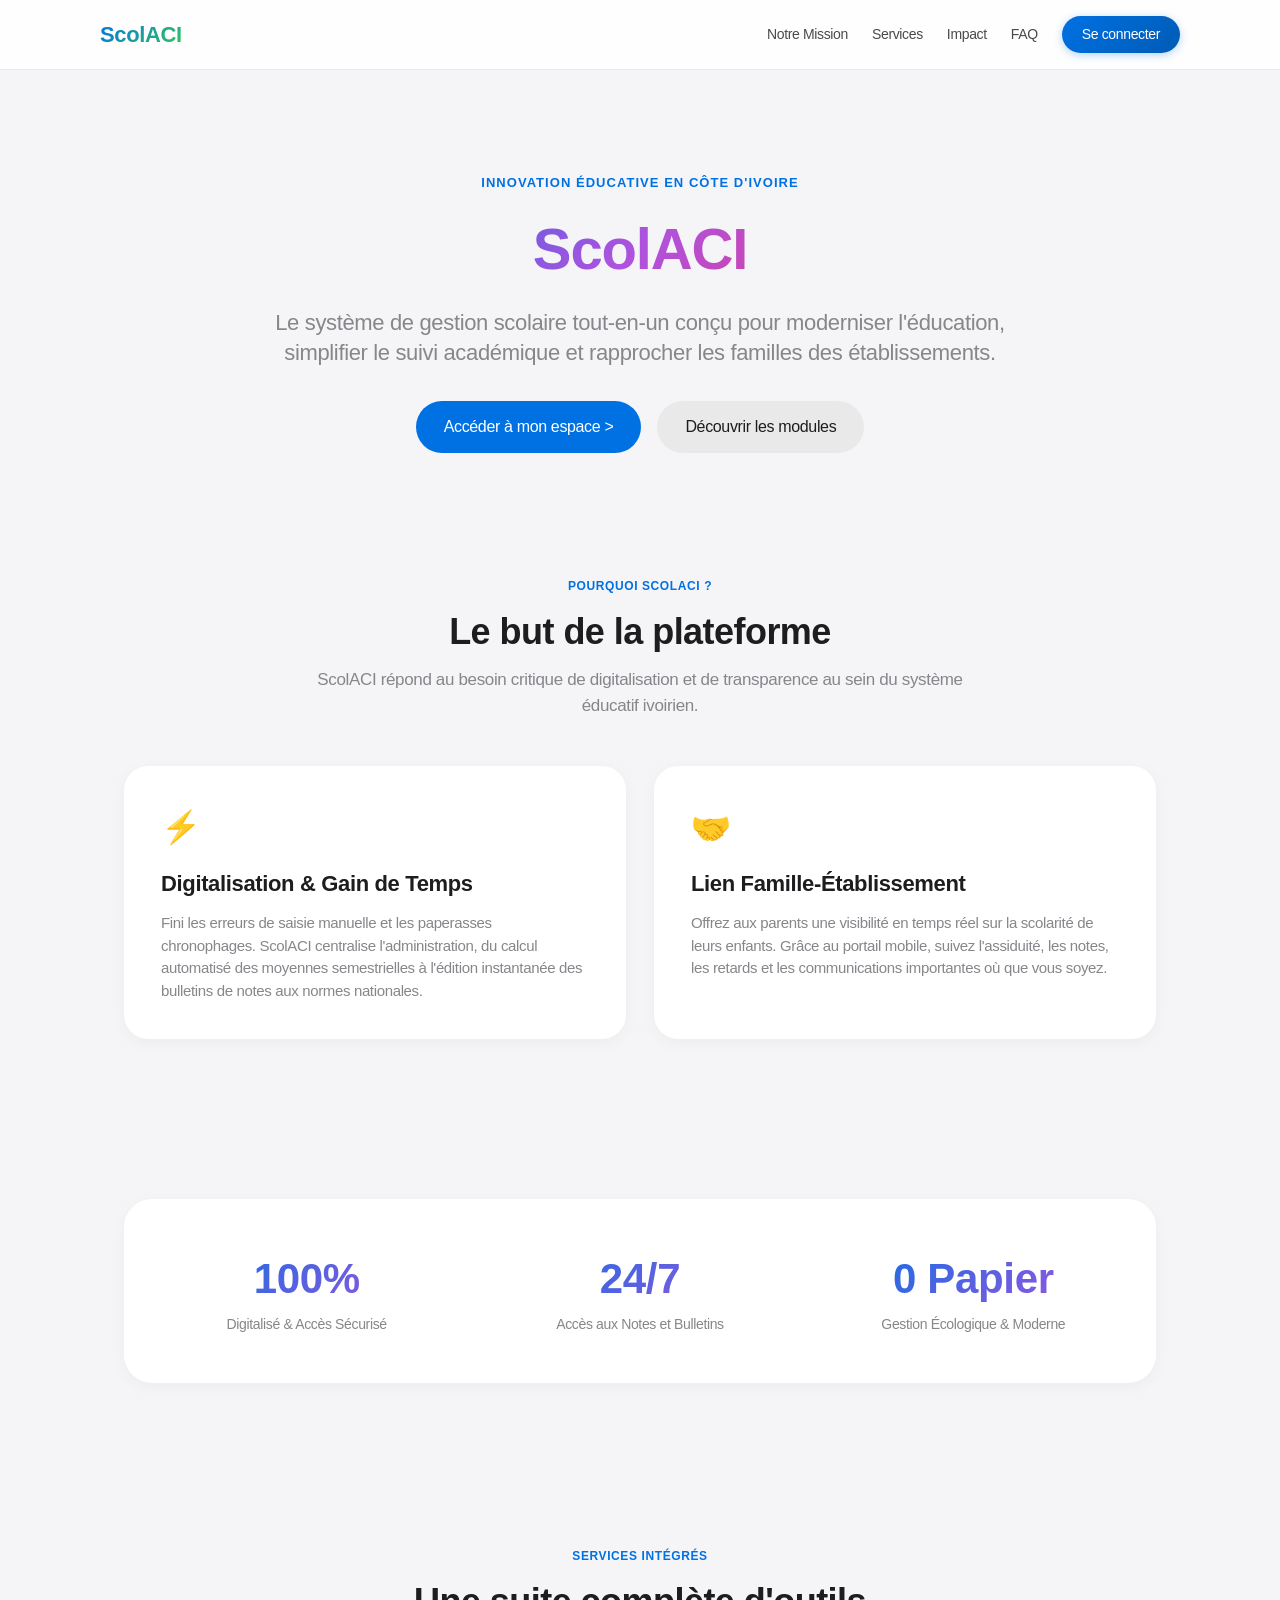
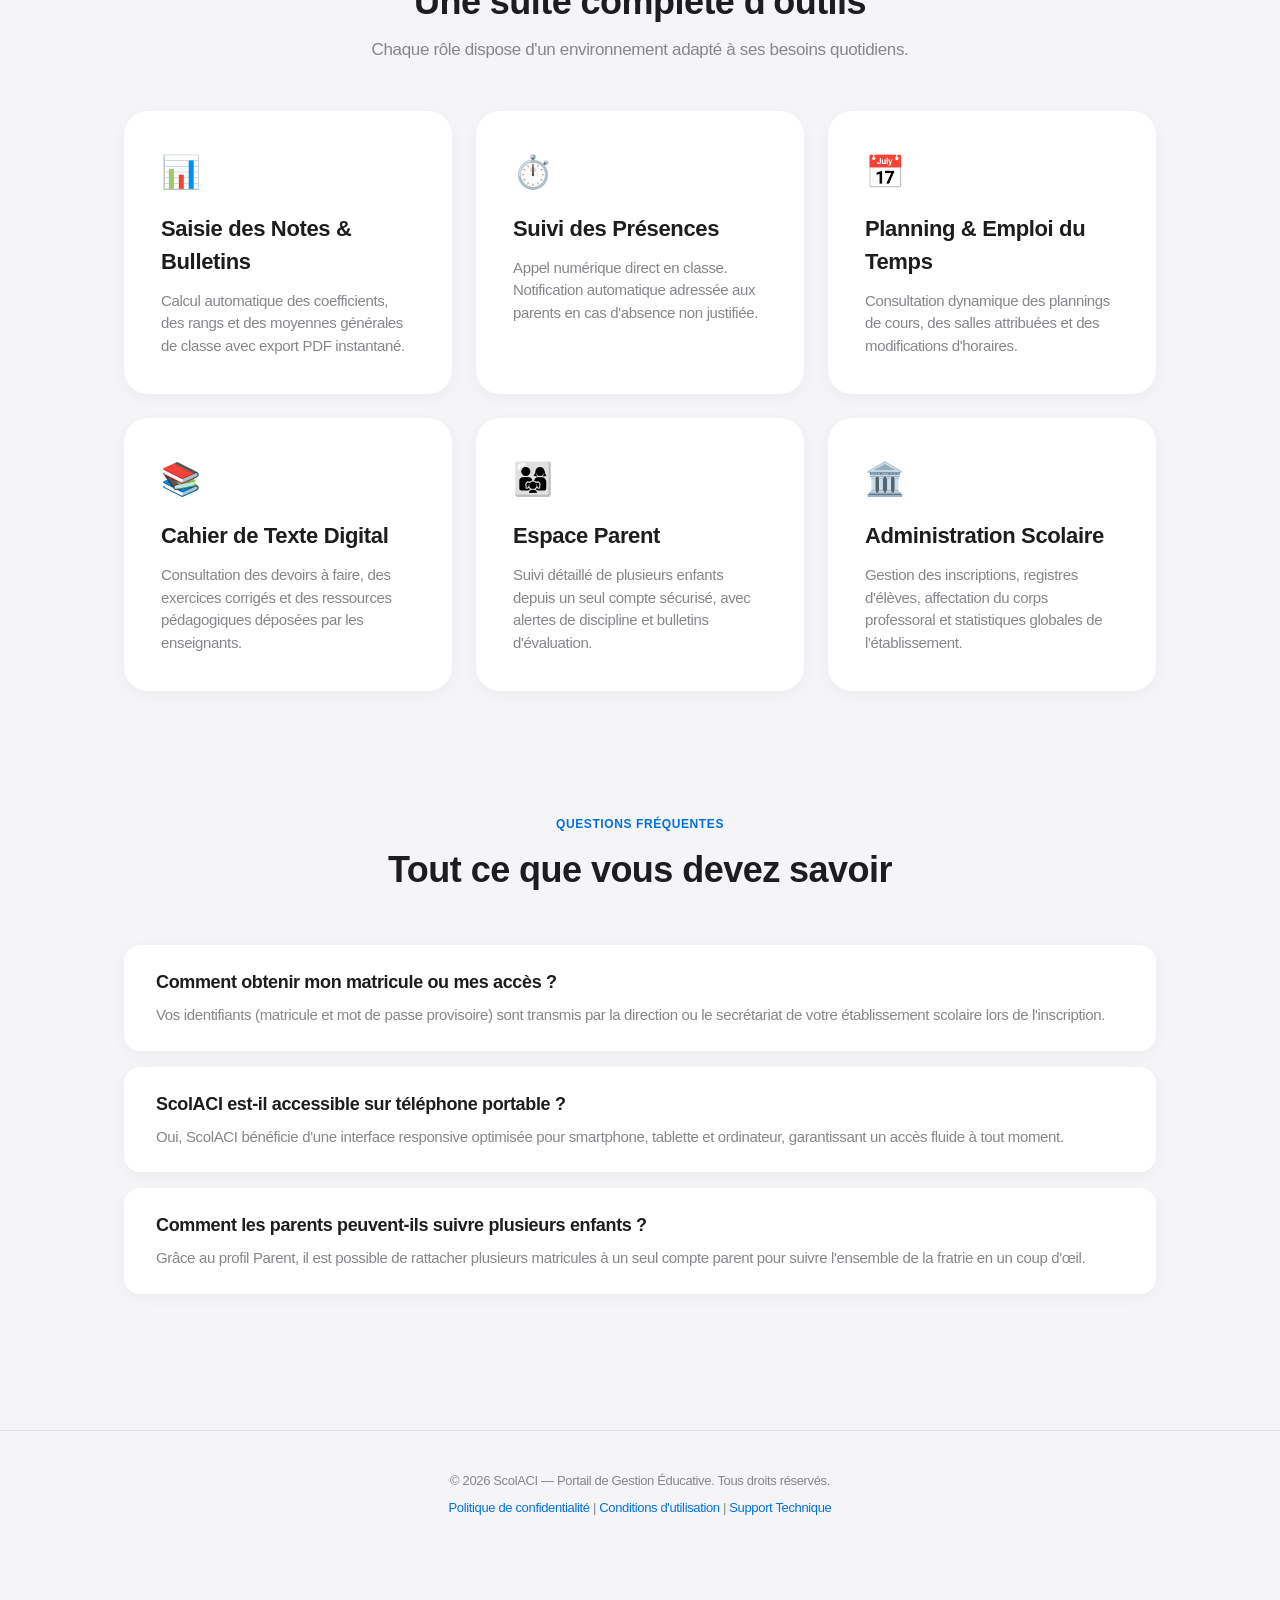
<file: index.html>
<!DOCTYPE html>
<html lang="fr">
<head>
  <meta charset="UTF-8">
  <meta name="viewport" content="width=device-width, initial-scale=1.0">
  <title>ScolACI — Le Portail Éducatif Intelligent de Côte d'Ivoire</title>
  <style>
    :root {
      --bg-main: #f5f5f7;
      --card-bg: #ffffff;
      --text-primary: #1d1d1f;
      --text-secondary: #86868b;
      --accent-blue: #0071e3;
      --accent-blue-hover: #0077ed;
      --accent-green: #34c759;
      --accent-purple: #af52de;
      --accent-orange: #ff9500;
      --border-light: rgba(0, 0, 0, 0.08);
      --shadow-base: 0 4px 16px rgba(0, 0, 0, 0.04);
      --shadow-hover: 0 20px 32px rgba(0, 0, 0, 0.12);
      --ease-apple: cubic-bezier(0.165, 0.84, 0.44, 1);
    }

    * {
      box-sizing: border-box;
      margin: 0;
      padding: 0;
    }

    html {
      scroll-behavior: smooth;
    }

    body {
      font-family: -apple-system, BlinkMacSystemFont, "SF Pro Display", "SF Pro Text", "Segoe UI", Roboto, sans-serif;
      background-color: var(--bg-main);
      color: var(--text-primary);
      line-height: 1.5;
      letter-spacing: -0.022em;
      -webkit-font-smoothing: antialiased;
      padding-bottom: 80px;
    }

    /* Navbar avec Effet Flou (Glassmorphism) */
    .navbar {
      background-color: rgba(255, 255, 255, 0.85);
      backdrop-filter: blur(20px);
      -webkit-backdrop-filter: blur(20px);
      position: sticky;
      top: 0;
      z-index: 1000;
      border-bottom: 1px solid var(--border-light);
      padding: 16px 24px;
    }

    .nav-container {
      max-width: 1080px;
      margin: 0 auto;
      display: flex;
      justify-content: space-between;
      align-items: center;
    }

    .brand {
      font-size: 22px;
      font-weight: 700;
      background: linear-gradient(135deg, var(--accent-blue), var(--accent-green));
      -webkit-background-clip: text;
      -webkit-text-fill-color: transparent;
      text-decoration: none;
    }

    .nav-links {
      display: flex;
      gap: 24px;
      align-items: center;
    }

    .nav-link {
      font-size: 14px;
      color: var(--text-primary);
      text-decoration: none;
      opacity: 0.8;
      transition: opacity 0.2s ease;
    }

    .nav-link:hover {
      opacity: 1;
    }

    .btn-login {
      background: linear-gradient(135deg, var(--accent-blue), #005bb5);
      color: #ffffff;
      padding: 8px 20px;
      border-radius: 980px;
      font-size: 14px;
      font-weight: 500;
      text-decoration: none;
      box-shadow: 0 2px 8px rgba(0, 113, 227, 0.3);
      transition: all 0.25s ease;
    }

    .btn-login:hover {
      transform: scale(1.03);
      box-shadow: 0 4px 12px rgba(0, 113, 227, 0.4);
    }

    /* Hero Section */
    .hero {
      text-align: center;
      padding: 100px 20px 60px 20px;
      max-width: 850px;
      margin: 0 auto;
    }

    .hero-tag {
      display: inline-block;
      font-size: 13px;
      font-weight: 600;
      text-transform: uppercase;
      letter-spacing: 0.08em;
      color: var(--accent-blue);
      margin-bottom: 12px;
    }

    .hero-title {
      font-size: 58px;
      font-weight: 700;
      letter-spacing: -0.02em;
      margin-bottom: 16px;
      background: linear-gradient(135deg, #0071e3 0%, #af52de 50%, #ff2d55 100%);
      -webkit-background-clip: text;
      -webkit-text-fill-color: transparent;
    }

    .hero-sub {
      font-size: 22px;
      color: var(--text-secondary);
      font-weight: 400;
      line-height: 1.4;
      margin-bottom: 32px;
    }

    .hero-buttons {
      display: flex;
      justify-content: center;
      gap: 16px;
    }

    .btn-primary {
      background-color: var(--accent-blue);
      color: white;
      padding: 14px 28px;
      border-radius: 980px;
      text-decoration: none;
      font-weight: 500;
      transition: transform 0.2s ease, background-color 0.2s ease;
    }

    .btn-primary:hover {
      background-color: var(--accent-blue-hover);
      transform: translateY(-2px);
    }

    .btn-secondary {
      background-color: rgba(0, 0, 0, 0.05);
      color: var(--text-primary);
      padding: 14px 28px;
      border-radius: 980px;
      text-decoration: none;
      font-weight: 500;
      transition: background-color 0.2s ease;
    }

    .btn-secondary:hover {
      background-color: rgba(0, 0, 0, 0.08);
    }

    /* Sections */
    .container {
      max-width: 1080px;
      margin: 0 auto;
      padding: 60px 24px;
    }

    .section-header {
      text-align: center;
      max-width: 700px;
      margin: 0 auto 48px auto;
    }

    .section-badge {
      font-size: 12px;
      text-transform: uppercase;
      font-weight: 700;
      letter-spacing: 0.05em;
      color: var(--accent-blue);
    }

    .section-title {
      font-size: 36px;
      font-weight: 700;
      letter-spacing: -0.015em;
      margin-top: 8px;
    }

    .section-desc {
      font-size: 17px;
      color: var(--text-secondary);
      margin-top: 8px;
    }

    /* Grilles et Cartes */
    .grid-2 {
      display: grid;
      grid-template-columns: repeat(auto-fit, minmax(400px, 1fr));
      gap: 28px;
    }

    .grid-3 {
      display: grid;
      grid-template-columns: repeat(auto-fit, minmax(300px, 1fr));
      gap: 24px;
    }

    .card {
      background-color: var(--card-bg);
      border-radius: 24px;
      padding: 36px;
      box-shadow: var(--shadow-base);
      border: 1px solid rgba(255, 255, 255, 0.6);
      transition: transform 0.4s var(--ease-apple), box-shadow 0.4s var(--ease-apple);
      display: flex;
      flex-direction: column;
      justify-content: space-between;
    }

    .card:hover {
      transform: translateY(-8px) scale(1.01);
      box-shadow: var(--shadow-hover);
    }

    .card-icon {
      font-size: 32px;
      margin-bottom: 16px;
    }

    .card-title {
      font-size: 22px;
      font-weight: 600;
      margin-bottom: 12px;
    }

    .card-desc {
      font-size: 15px;
      color: var(--text-secondary);
      line-height: 1.5;
    }

    /* Section Statistiques / Impact */
    .stats-banner {
      background-color: #ffffff;
      border-radius: 28px;
      padding: 48px 32px;
      box-shadow: var(--shadow-base);
      display: grid;
      grid-template-columns: repeat(auto-fit, minmax(200px, 1fr));
      gap: 32px;
      text-align: center;
      margin: 40px 0;
    }

    .stat-number {
      font-size: 42px;
      font-weight: 700;
      background: linear-gradient(135deg, var(--accent-blue), var(--accent-purple));
      -webkit-background-clip: text;
      -webkit-text-fill-color: transparent;
    }

    .stat-text {
      font-size: 14px;
      color: var(--text-secondary);
      font-weight: 500;
      margin-top: 4px;
    }

    /* FAQ Section */
    .faq-item {
      background-color: var(--card-bg);
      border-radius: 16px;
      padding: 24px 32px;
      margin-bottom: 16px;
      box-shadow: var(--shadow-base);
    }

    .faq-question {
      font-size: 18px;
      font-weight: 600;
      margin-bottom: 8px;
    }

    .faq-answer {
      font-size: 15px;
      color: var(--text-secondary);
      line-height: 1.5;
    }

    /* Footer */
    footer {
      border-top: 1px solid var(--border-light);
      padding: 40px 24px;
      text-align: center;
      font-size: 13px;
      color: var(--text-secondary);
      margin-top: 60px;
    }

    footer a {
      color: var(--accent-blue);
      text-decoration: none;
    }
  </style>
</head>
<body>

  <!-- Navigation -->
  <nav class="navbar">
    <div class="nav-container">
      <a href="index.html" class="brand">ScolACI</a>
      <div class="nav-links">
        <a href="#mission" class="nav-link">Notre Mission</a>
        <a href="#services" class="nav-link">Services</a>
        <a href="#impact" class="nav-link">Impact</a>
        <a href="#faq" class="nav-link">FAQ</a>
        <a href="login.html" class="btn-login">Se connecter</a>
      </div>
    </div>
  </nav>

  <!-- En-tête / Hero Section -->
  <header class="hero">
    <span class="hero-tag">Innovation Éducative en Côte d'Ivoire</span>
    <h1 class="hero-title">ScolACI</h1>
    <p class="hero-sub">Le système de gestion scolaire tout-en-un conçu pour moderniser l'éducation, simplifier le suivi académique et rapprocher les familles des établissements.</p>
    <div class="hero-buttons">
      <a href="login.html" class="btn-primary">Accéder à mon espace &gt;</a>
      <a href="#services" class="btn-secondary">Découvrir les modules</a>
    </div>
  </header>

  <!-- Section Mission & But de l'Application -->
  <section class="container" id="mission">
    <div class="section-header">
      <span class="section-badge">Pourquoi ScolACI ?</span>
      <h2 class="section-title">Le but de la plateforme</h2>
      <p class="section-desc">ScolACI répond au besoin critique de digitalisation et de transparence au sein du système éducatif ivoirien.</p>
    </div>

    <div class="grid-2">
      <div class="card">
        <div>
          <div class="card-icon">⚡</div>
          <h3 class="card-title">Digitalisation & Gain de Temps</h3>
          <p class="card-desc">Fini les erreurs de saisie manuelle et les paperasses chronophages. ScolACI centralise l'administration, du calcul automatisé des moyennes semestrielles à l'édition instantanée des bulletins de notes aux normes nationales.</p>
        </div>
      </div>

      <div class="card">
        <div>
          <div class="card-icon">🤝</div>
          <h3 class="card-title">Lien Famille-Établissement</h3>
          <p class="card-desc">Offrez aux parents une visibilité en temps réel sur la scolarité de leurs enfants. Grâce au portail mobile, suivez l'assiduité, les notes, les retards et les communications importantes où que vous soyez.</p>
        </div>
      </div>
    </div>
  </section>

  <!-- Bannière d'Impact -->
  <section class="container" id="impact">
    <div class="stats-banner">
      <div>
        <div class="stat-number">100%</div>
        <div class="stat-text">Digitalisé & Accès Sécurisé</div>
      </div>
      <div>
        <div class="stat-number">24/7</div>
        <div class="stat-text">Accès aux Notes et Bulletins</div>
      </div>
      <div>
        <div class="stat-number">0 Papier</div>
        <div class="stat-text">Gestion Écologique & Moderne</div>
      </div>
    </div>
  </section>

  <!-- Section Modules / Services -->
  <section class="container" id="services">
    <div class="section-header">
      <span class="section-badge">Services Intégrés</span>
      <h2 class="section-title">Une suite complète d'outils</h2>
      <p class="section-desc">Chaque rôle dispose d'un environnement adapté à ses besoins quotidiens.</p>
    </div>

    <div class="grid-3">
      <div class="card">
        <div>
          <div class="card-icon">📊</div>
          <h3 class="card-title">Saisie des Notes & Bulletins</h3>
          <p class="card-desc">Calcul automatique des coefficients, des rangs et des moyennes générales de classe avec export PDF instantané.</p>
        </div>
      </div>

      <div class="card">
        <div>
          <div class="card-icon">⏱️</div>
          <h3 class="card-title">Suivi des Présences</h3>
          <p class="card-desc">Appel numérique direct en classe. Notification automatique adressée aux parents en cas d'absence non justifiée.</p>
        </div>
      </div>

      <div class="card">
        <div>
          <div class="card-icon">📅</div>
          <h3 class="card-title">Planning & Emploi du Temps</h3>
          <p class="card-desc">Consultation dynamique des plannings de cours, des salles attribuées et des modifications d'horaires.</p>
        </div>
      </div>

      <div class="card">
        <div>
          <div class="card-icon">📚</div>
          <h3 class="card-title">Cahier de Texte Digital</h3>
          <p class="card-desc">Consultation des devoirs à faire, des exercices corrigés et des ressources pédagogiques déposées par les enseignants.</p>
        </div>
      </div>

      <div class="card">
        <div>
          <div class="card-icon">👨‍👩‍👧</div>
          <h3 class="card-title">Espace Parent</h3>
          <p class="card-desc">Suivi détaillé de plusieurs enfants depuis un seul compte sécurisé, avec alertes de discipline et bulletins d'évaluation.</p>
        </div>
      </div>

      <div class="card">
        <div>
          <div class="card-icon">🏛️</div>
          <h3 class="card-title">Administration Scolaire</h3>
          <p class="card-desc">Gestion des inscriptions, registres d'élèves, affectation du corps professoral et statistiques globales de l'établissement.</p>
        </div>
      </div>
    </div>
  </section>

  <!-- Section FAQ -->
  <section class="container" id="faq">
    <div class="section-header">
      <span class="section-badge">Questions Fréquentes</span>
      <h2 class="section-title">Tout ce que vous devez savoir</h2>
    </div>

    <div class="faq-item">
      <h3 class="faq-question">Comment obtenir mon matricule ou mes accès ?</h3>
      <p class="faq-answer">Vos identifiants (matricule et mot de passe provisoire) sont transmis par la direction ou le secrétariat de votre établissement scolaire lors de l'inscription.</p>
    </div>

    <div class="faq-item">
      <h3 class="faq-question">ScolACI est-il accessible sur téléphone portable ?</h3>
      <p class="faq-answer">Oui, ScolACI bénéficie d'une interface responsive optimisée pour smartphone, tablette et ordinateur, garantissant un accès fluide à tout moment.</p>
    </div>

    <div class="faq-item">
      <h3 class="faq-question">Comment les parents peuvent-ils suivre plusieurs enfants ?</h3>
      <p class="faq-answer">Grâce au profil Parent, il est possible de rattacher plusieurs matricules à un seul compte parent pour suivre l'ensemble de la fratrie en un coup d'œil.</p>
    </div>
  </section>

  <!-- Pied de page -->
  <footer>
    <p>&copy; 2026 ScolACI — Portail de Gestion Éducative. Tous droits réservés.</p>
    <p style="margin-top: 8px;"><a href="#">Politique de confidentialité</a> | <a href="#">Conditions d'utilisation</a> | <a href="#">Support Technique</a></p>
  </footer>

</body>
</html>
</file>
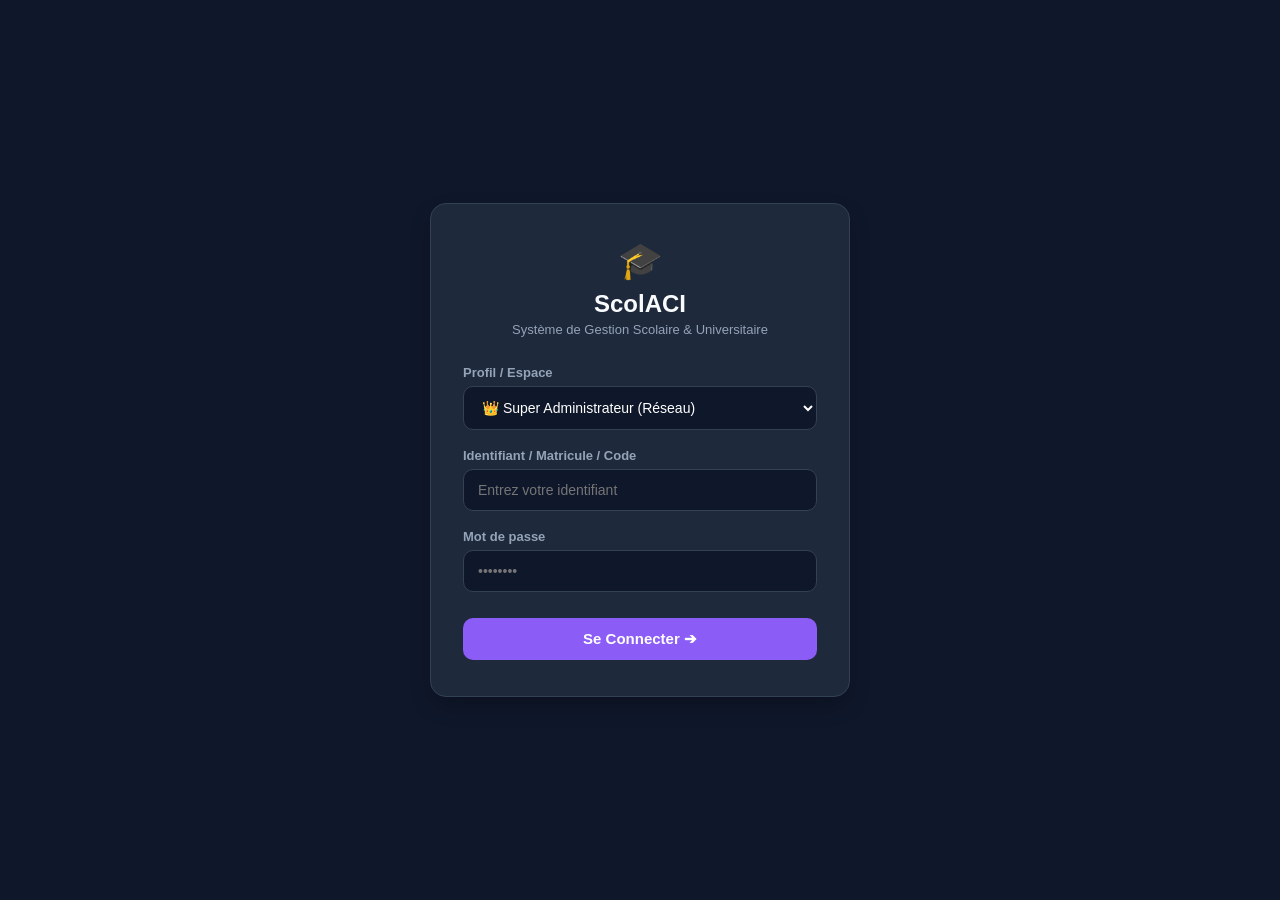
<file: login.html>
<!DOCTYPE html>
<html lang="fr">
<head>
  <meta charset="UTF-8">
  <meta name="viewport" content="width=device-width, initial-scale=1.0">
  <title>Connexion — ScolACI</title>
  <style>
    :root {
      --bg: #0f172a;
      --card: #1e293b;
      --card-border: #334155;
      --primary: #8b5cf6;
      --primary-hover: #7c3aed;
      --border: #334155;
      --text: #f8fafc;
      --text-muted: #94a3b8;
      --radius: 16px;
    }

    * { box-sizing: border-box; margin: 0; padding: 0; }
    body { font-family: -apple-system, BlinkMacSystemFont, "Segoe UI", Roboto, sans-serif; background: var(--bg); color: var(--text); display: flex; align-items: center; justify-content: center; min-height: 100vh; padding: 20px; }

    .login-card { background: var(--card); border: 1px solid var(--border); border-radius: var(--radius); padding: 36px 32px; width: 100%; max-width: 420px; box-shadow: 0 10px 25px -5px rgba(0, 0, 0, 0.3); }

    .brand { text-align: center; margin-bottom: 28px; }
    .brand-logo { font-size: 36px; display: inline-block; margin-bottom: 8px; }
    .brand h1 { font-size: 24px; font-weight: 800; color: var(--text); }
    .brand p { color: var(--text-muted); font-size: 13px; margin-top: 4px; }

    .form-group { margin-bottom: 18px; }
    .form-group label { display: block; font-size: 13px; font-weight: 600; color: var(--text-muted); margin-bottom: 6px; }
    input, select { width: 100%; padding: 12px 14px; border: 1px solid var(--border); border-radius: 10px; font-size: 14px; outline: none; background: #0f172a; color: #fff; transition: border-color 0.2s; font-family: inherit; }
    input:focus, select:focus { border-color: var(--primary); box-shadow: 0 0 0 3px rgba(139, 92, 246, 0.2); }

    .btn-submit { width: 100%; padding: 12px; background: var(--primary); color: white; border: none; border-radius: 10px; font-size: 15px; font-weight: 600; cursor: pointer; transition: background 0.2s; margin-top: 8px; }
    .btn-submit:hover { background: var(--primary-hover); }
  </style>
</head>
<body>

  <div class="login-card">
    <div class="brand">
      <span class="brand-logo">🎓</span>
      <h1>ScolACI</h1>
      <p>Système de Gestion Scolaire & Universitaire</p>
    </div>

    <form onsubmit="handleLogin(event)">
      <div class="form-group">
        <label for="role">Profil / Espace</label>
        <select id="role" required>
          <option value="SUPER_ADMIN">👑 Super Administrateur (Réseau)</option>
          <option value="ADMIN">🏛️ Administration Établissement</option>
          <option value="TEACHER">👨‍🏫 Enseignant / Professeur</option>
          <option value="STUDENT">👨‍🎓 Élève / Étudiant</option>
        </select>
      </div>

      <div class="form-group">
        <label for="identifier">Identifiant / Matricule / Code</label>
        <input type="text" id="identifier" placeholder="Entrez votre identifiant" required>
      </div>

      <div class="form-group">
        <label for="password">Mot de passe</label>
        <input type="password" id="password" placeholder="••••••••" required>
      </div>

      <button type="submit" class="btn-submit">Se Connecter ➔</button>
    </form>
  </div>

  <script>
    function handleLogin(e) {
      e.preventDefault();

      const role = document.getElementById('role').value;
      const identifier = document.getElementById('identifier').value.trim();

      // Sauvegarde des informations de session
      localStorage.setItem('scolaci_user_role', role);
      localStorage.setItem('scolaci_user_id', identifier);

      // Redirection dynamique
      if (role === 'SUPER_ADMIN' || identifier.toLowerCase().includes('superadmin')) {
        window.location.href = 'pages/super-admin/super-admin-dashboard.html';
      } else if (role === 'ADMIN' || identifier.toLowerCase().includes('admin')) {
        window.location.href = 'pages/admin/admin-dashboard.html';
      } else if (role === 'TEACHER' || identifier.toLowerCase().startsWith('prf')) {
        window.location.href = 'pages/teacher/teacher-dashboard.html';
      } else {
        window.location.href = 'pages/student/student-dashboard.html';
      }
    }
  </script>
</body>
</html>
</file>
